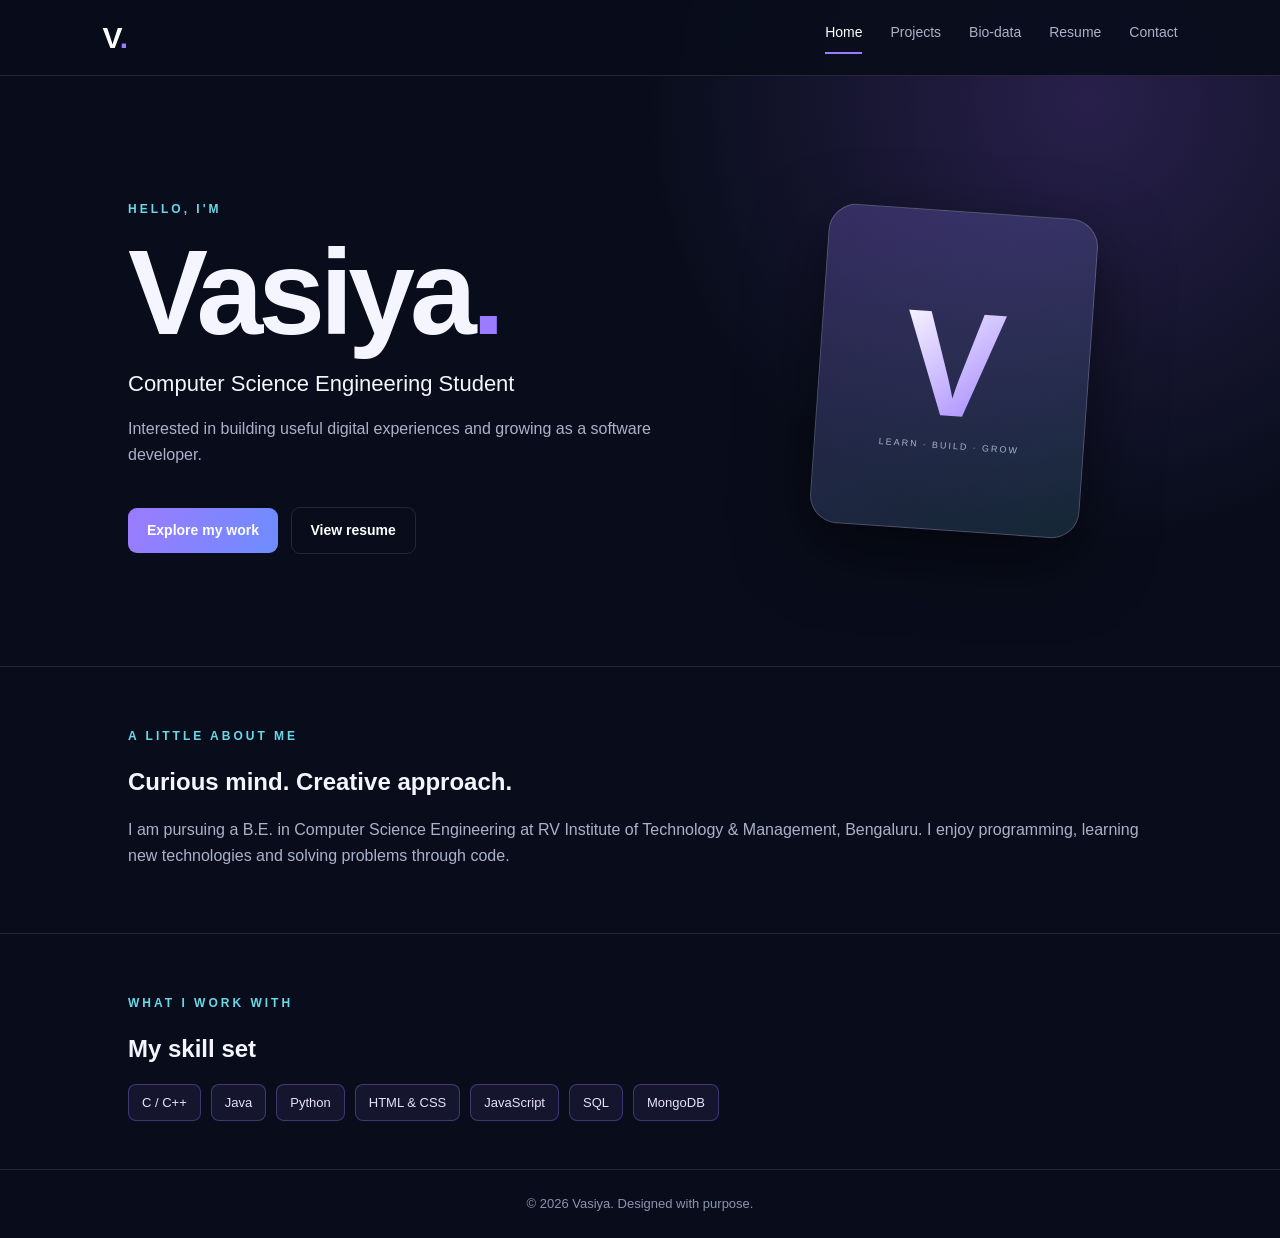
<file: index.html>
<!DOCTYPE html>
<html lang="en">
<head>
    <meta charset="UTF-8">
    <meta name="viewport" content="width=device-width, initial-scale=1.0">
    <title>Vasiya | Portfolio</title>
    <link rel="stylesheet" href="style.css">
</head>
<body>

<header>
    <a class="brand" href="index.html">V<span>.</span></a>
    <button id="menuBtn" aria-label="Toggle menu">☰</button>

    <nav id="nav">
        <a class="active" href="index.html">Home</a>
        <a href="projects.html">Projects</a>
        <a href="biodata.html">Bio-data</a>
        <a href="resume.html">Resume</a>
        <a href="contact.html">Contact</a>
    </nav>
</header>

<main>
    <section class="hero">
        <div>
            <p class="eyebrow">HELLO, I'M</p>
            <h1>Vasiya<span>.</span></h1>
            <h2>Computer Science Engineering Student</h2>
            <p class="lead">
                Interested in building useful digital experiences
                and growing as a software developer.
            </p>

            <a class="btn" href="projects.html">Explore my work</a>
            <a class="btn ghost" href="resume.html">View resume</a>
        </div>

        <div class="art">
            <div class="initial">V</div>
            <small>LEARN · BUILD · GROW</small>
        </div>
    </section>

    <section class="section">
        <p class="eyebrow">A LITTLE ABOUT ME</p>
        <h2>Curious mind. Creative approach.</h2>
        <p>
            I am pursuing a B.E. in Computer Science Engineering
            at RV Institute of Technology & Management, Bengaluru.
            I enjoy programming, learning new technologies and
            solving problems through code.
        </p>
    </section>

    <section class="section">
        <p class="eyebrow">WHAT I WORK WITH</p>
        <h2>My skill set</h2>

        <div class="chips">
            <span>C / C++</span>
            <span>Java</span>
            <span>Python</span>
            <span>HTML & CSS</span>
            <span>JavaScript</span>
            <span>SQL</span>
            <span>MongoDB</span>
        </div>
    </section>
</main>

<footer>
    © <span class="year"></span> Vasiya. Designed with purpose.
</footer>

<script src="script.js"></script>
</body>
</html>
</file>
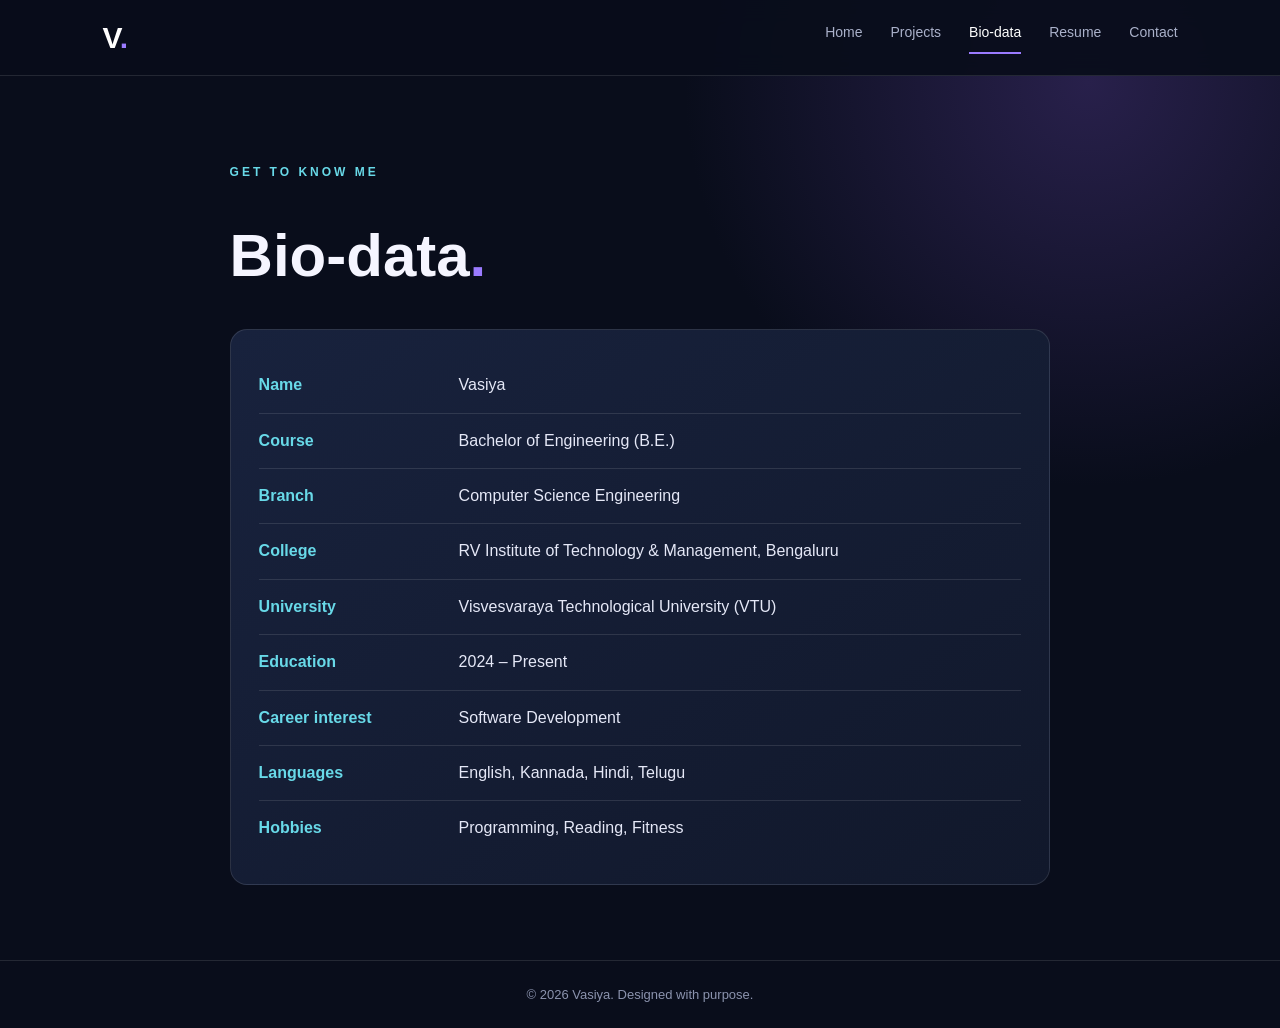
<file: biodata.html>
<!DOCTYPE html>
<html lang="en">
<head>
    <meta charset="UTF-8">
    <meta name="viewport" content="width=device-width, initial-scale=1.0">
    <title>Bio-data | Vasiya</title>
    <link rel="stylesheet" href="style.css">
</head>
<body>

<header>
    <a class="brand" href="index.html">V<span>.</span></a>
    <button id="menuBtn" aria-label="Toggle menu">☰</button>

    <nav id="nav">
        <a href="index.html">Home</a>
        <a href="projects.html">Projects</a>
        <a class="active" href="biodata.html">Bio-data</a>
        <a href="resume.html">Resume</a>
        <a href="contact.html">Contact</a>
    </nav>
</header>

<main class="page">
    <p class="eyebrow">GET TO KNOW ME</p>
    <h1>Bio-data<span>.</span></h1>

    <div class="panel">
        <div><b>Name</b><span>Vasiya</span></div>
        <div><b>Course</b><span>Bachelor of Engineering (B.E.)</span></div>
        <div><b>Branch</b><span>Computer Science Engineering</span></div>
        <div><b>College</b><span>RV Institute of Technology & Management, Bengaluru</span></div>
        <div><b>University</b><span>Visvesvaraya Technological University (VTU)</span></div>
        <div><b>Education</b><span>2024 – Present</span></div>
        <div><b>Career interest</b><span>Software Development</span></div>
        <div><b>Languages</b><span>English, Kannada, Hindi, Telugu</span></div>
        <div><b>Hobbies</b><span>Programming, Reading, Fitness</span></div>
    </div>
</main>

<footer>
    © <span class="year"></span> Vasiya. Designed with purpose.
</footer>

<script src="script.js"></script>
</body>
</html>
</file>
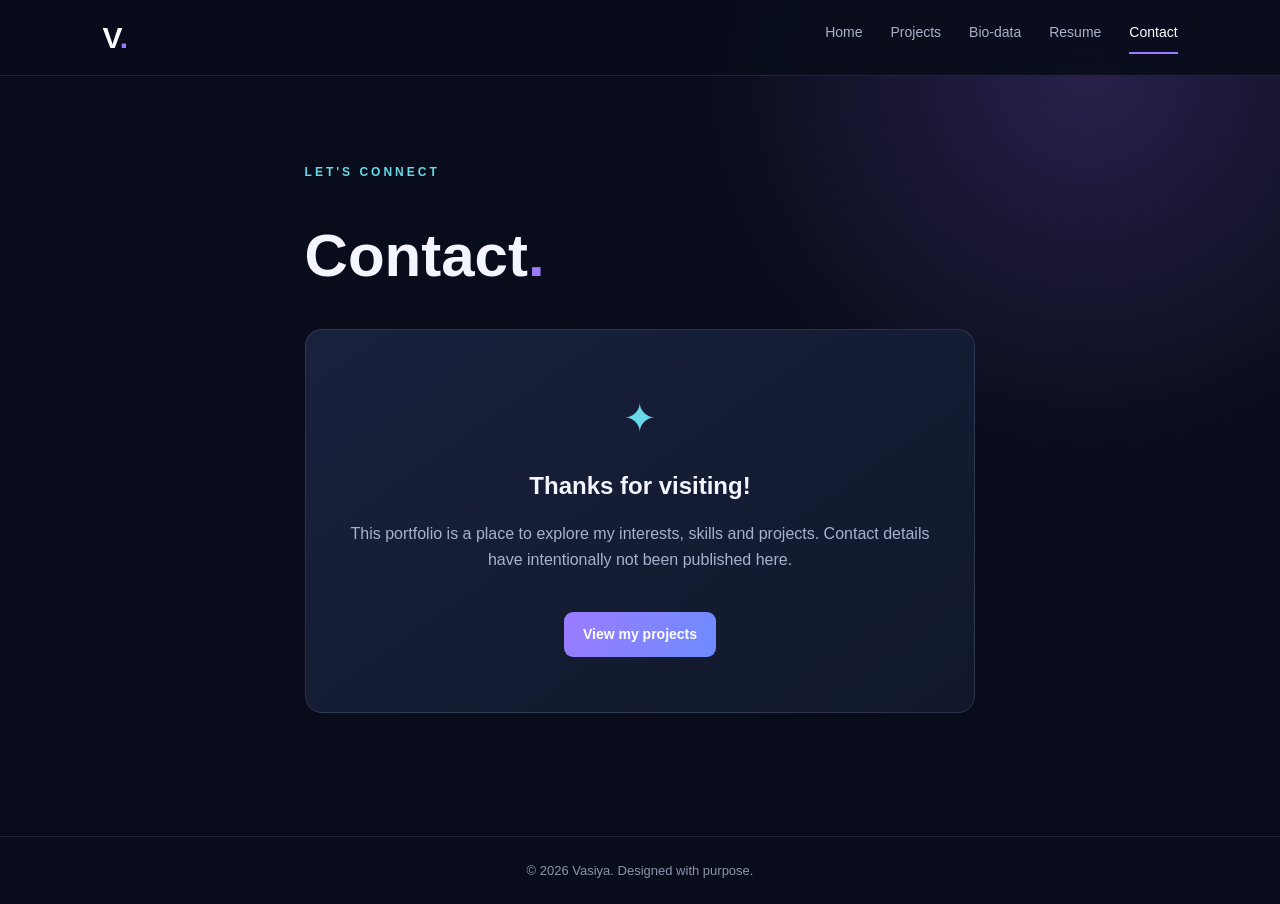
<file: contact.html>
<!DOCTYPE html>
<html lang="en">
<head>
    <meta charset="UTF-8">
    <meta name="viewport" content="width=device-width, initial-scale=1.0">
    <title>Contact | Vasiya</title>
    <link rel="stylesheet" href="style.css">
</head>
<body>

<header>
    <a class="brand" href="index.html">V<span>.</span></a>
    <button id="menuBtn" aria-label="Toggle menu">☰</button>

    <nav id="nav">
        <a href="index.html">Home</a>
        <a href="projects.html">Projects</a>
        <a href="biodata.html">Bio-data</a>
        <a href="resume.html">Resume</a>
        <a class="active" href="contact.html">Contact</a>
    </nav>
</header>

<main class="page contact">
    <p class="eyebrow">LET'S CONNECT</p>
    <h1>Contact<span>.</span></h1>

    <div class="panel centered">
        <div class="spark">✦</div>
        <h2>Thanks for visiting!</h2>

        <p class="muted">
            This portfolio is a place to explore my interests,
            skills and projects. Contact details have intentionally
            not been published here.
        </p>

        <a class="btn" href="projects.html">View my projects</a>
    </div>
</main>

<footer>
    © <span class="year"></span> Vasiya. Designed with purpose.
</footer>

<script src="script.js"></script>
</body>
</html>
</file>
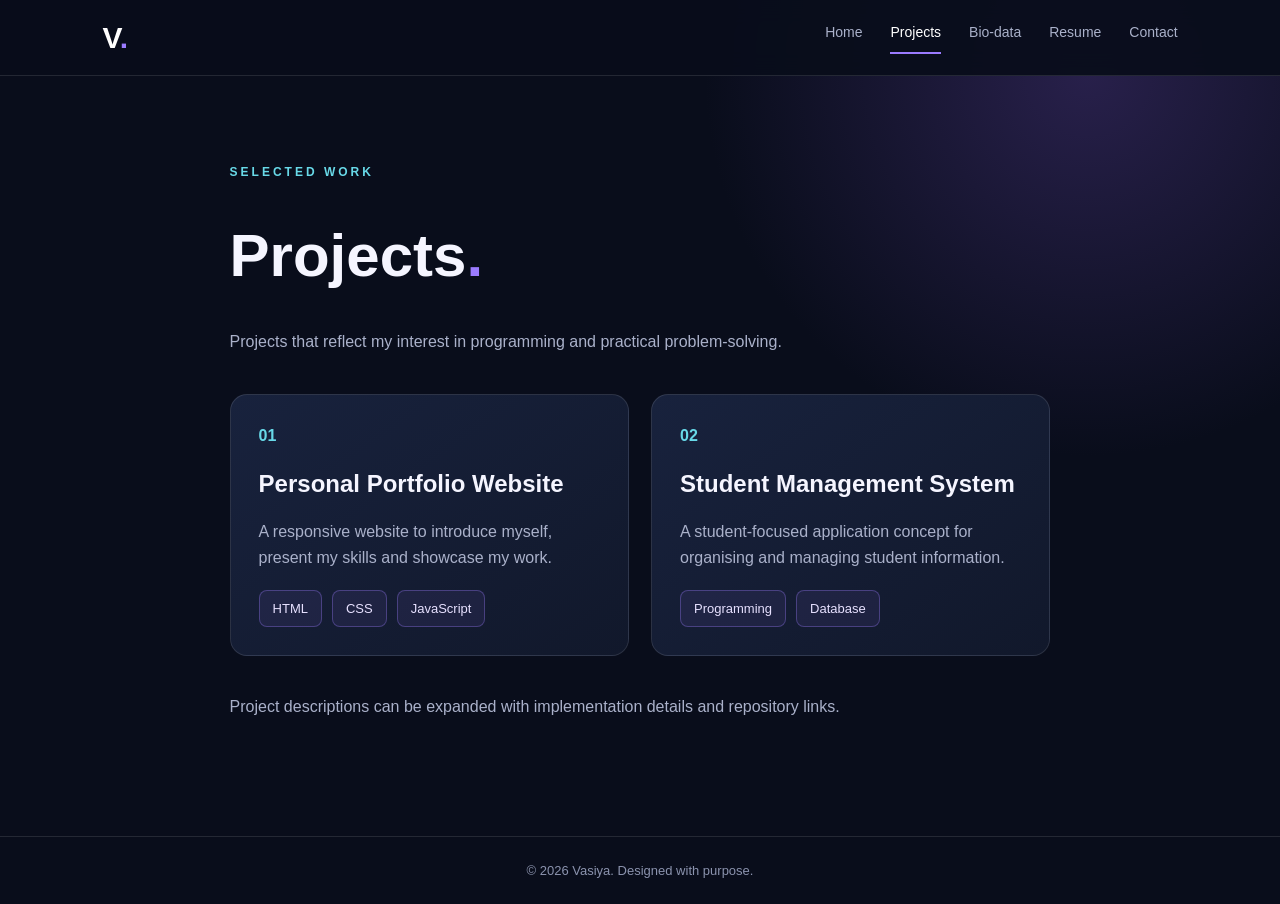
<file: projects.html>
<!DOCTYPE html>
<html lang="en">
<head>
    <meta charset="UTF-8">
    <meta name="viewport" content="width=device-width, initial-scale=1.0">
    <title>Projects | Vasiya</title>
    <link rel="stylesheet" href="style.css">
</head>
<body>

<header>
    <a class="brand" href="index.html">V<span>.</span></a>
    <button id="menuBtn" aria-label="Toggle menu">☰</button>

    <nav id="nav">
        <a href="index.html">Home</a>
        <a class="active" href="projects.html">Projects</a>
        <a href="biodata.html">Bio-data</a>
        <a href="resume.html">Resume</a>
        <a href="contact.html">Contact</a>
    </nav>
</header>

<main class="page">
    <p class="eyebrow">SELECTED WORK</p>
    <h1>Projects<span>.</span></h1>

    <p class="lead">
        Projects that reflect my interest in programming
        and practical problem-solving.
    </p>

    <div class="cards">
        <article>
            <b>01</b>
            <h2>Personal Portfolio Website</h2>
            <p>
                A responsive website to introduce myself,
                present my skills and showcase my work.
            </p>
            <div class="chips">
                <span>HTML</span>
                <span>CSS</span>
                <span>JavaScript</span>
            </div>
        </article>

        <article>
            <b>02</b>
            <h2>Student Management System</h2>
            <p>
                A student-focused application concept for
                organising and managing student information.
            </p>
            <div class="chips">
                <span>Programming</span>
                <span>Database</span>
            </div>
        </article>
    </div>

    <p class="muted">
        Project descriptions can be expanded with
        implementation details and repository links.
    </p>
</main>

<footer>
    © <span class="year"></span> Vasiya. Designed with purpose.
</footer>

<script src="script.js"></script>
</body>
</html>
</file>
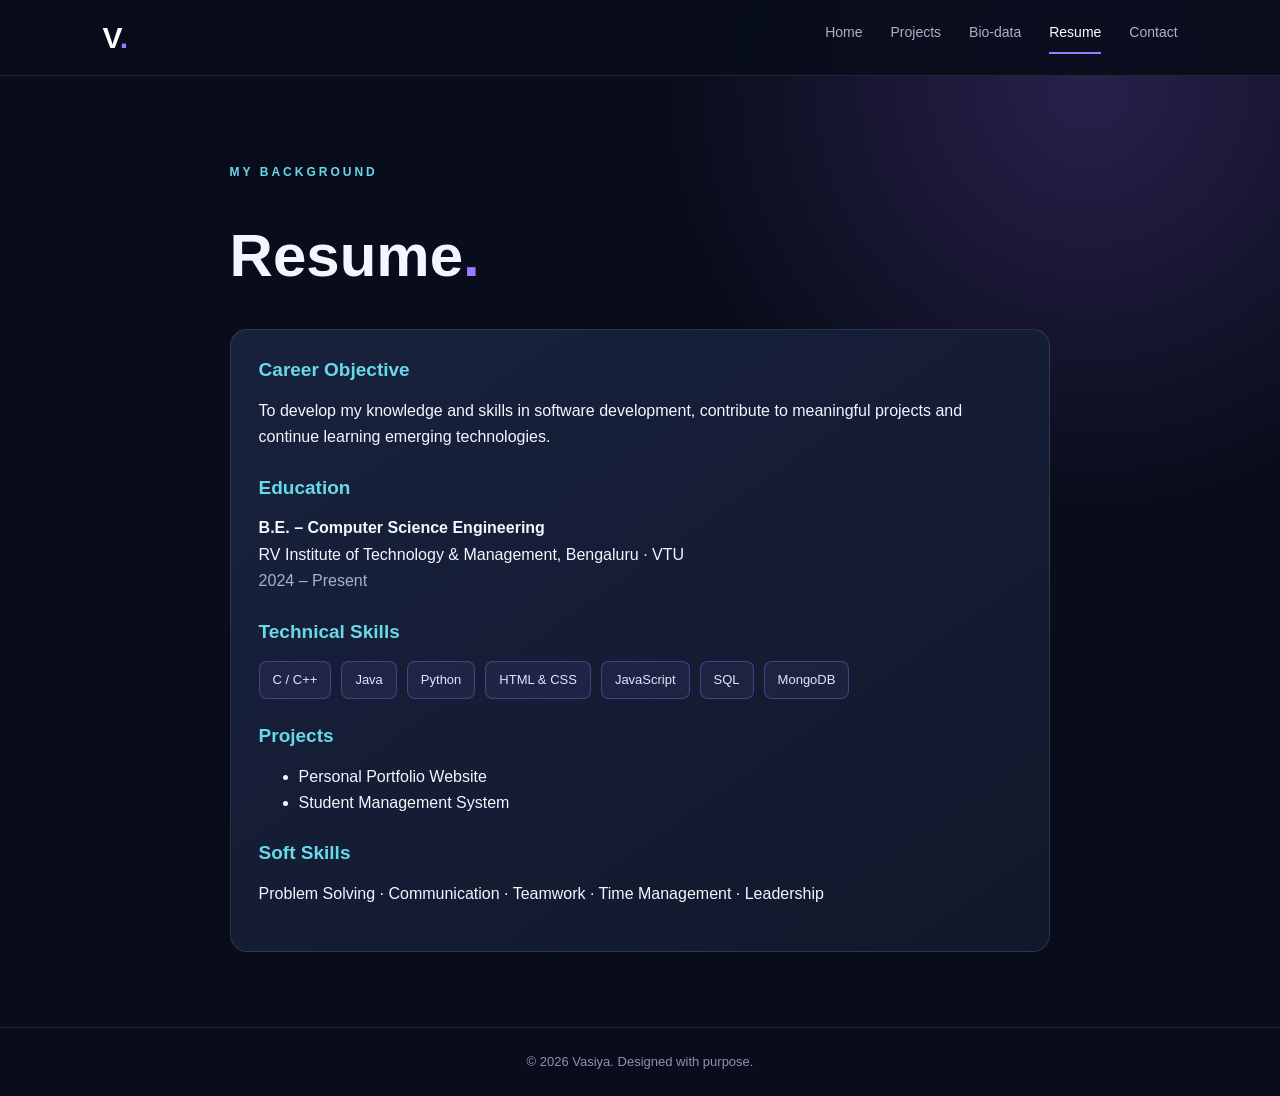
<file: resume.html>
<!DOCTYPE html>
<html lang="en">
<head>
    <meta charset="UTF-8">
    <meta name="viewport" content="width=device-width, initial-scale=1.0">
    <title>Resume | Vasiya</title>
    <link rel="stylesheet" href="style.css">
</head>
<body>

<header>
    <a class="brand" href="index.html">V<span>.</span></a>
    <button id="menuBtn" aria-label="Toggle menu">☰</button>

    <nav id="nav">
        <a href="index.html">Home</a>
        <a href="projects.html">Projects</a>
        <a href="biodata.html">Bio-data</a>
        <a class="active" href="resume.html">Resume</a>
        <a href="contact.html">Contact</a>
    </nav>
</header>

<main class="page">
    <p class="eyebrow">MY BACKGROUND</p>
    <h1>Resume<span>.</span></h1>

    <section class="resume">
        <h2>Career Objective</h2>
        <p>
            To develop my knowledge and skills in software development,
            contribute to meaningful projects and continue learning
            emerging technologies.
        </p>

        <h2>Education</h2>
        <p>
            <b>B.E. – Computer Science Engineering</b><br>
            RV Institute of Technology & Management, Bengaluru · VTU<br>
            <span class="muted">2024 – Present</span>
        </p>

        <h2>Technical Skills</h2>
        <div class="chips">
            <span>C / C++</span>
            <span>Java</span>
            <span>Python</span>
            <span>HTML & CSS</span>
            <span>JavaScript</span>
            <span>SQL</span>
            <span>MongoDB</span>
        </div>

        <h2>Projects</h2>
        <ul>
            <li>Personal Portfolio Website</li>
            <li>Student Management System</li>
        </ul>

        <h2>Soft Skills</h2>
        <p>
            Problem Solving · Communication · Teamwork ·
            Time Management · Leadership
        </p>
    </section>
</main>

<footer>
    © <span class="year"></span> Vasiya. Designed with purpose.
</footer>

<script src="script.js"></script>
</body>
</html>
</file>
<file: style.css>
:root {
    --bg: #090d1b;
    --panel: #131b31;
    --txt: #f5f5ff;
    --muted: #aab1ca;
    --purple: #9b7bff;
    --cyan: #68d9e8;
    --line: rgba(255,255,255,.11);
}

* {
    box-sizing: border-box;
}

body {
    margin: 0;
    background: radial-gradient(circle at 85% 8%, #28204b 0, transparent 28%), var(--bg);
    color: var(--txt);
    font: 16px/1.65 Inter, Segoe UI, Arial, sans-serif;
}

header {
    height: 76px;
    padding: 0 8%;
    display: flex;
    align-items: center;
    justify-content: space-between;
    border-bottom: 1px solid var(--line);
    position: sticky;
    top: 0;
    background: #090d1bef;
    backdrop-filter: blur(12px);
    z-index: 5;
}

.brand {
    font-size: 30px;
    font-weight: 900;
    text-decoration: none;
    color: white;
}

.brand span,
h1 span {
    color: var(--purple);
}

nav {
    display: flex;
    gap: 28px;
}

nav a {
    color: var(--muted);
    text-decoration: none;
    font-size: 14px;
}

nav a:hover,
nav a.active {
    color: white;
}

nav a.active {
    border-bottom: 2px solid var(--purple);
    padding-bottom: 7px;
}

#menuBtn {
    display: none;
    background: none;
    border: 0;
    color: white;
    font-size: 24px;
}

.hero {
    min-height: 590px;
    padding: 85px 10%;
    display: grid;
    grid-template-columns: 1.2fr .8fr;
    align-items: center;
    gap: 35px;
}

.eyebrow {
    color: var(--cyan);
    font-size: 12px;
    letter-spacing: 3px;
    font-weight: 800;
}

.hero h1 {
    font-size: clamp(65px, 10vw, 120px);
    line-height: 1;
    margin: 12px 0;
    letter-spacing: -5px;
}

.hero h2 {
    font-size: 22px;
    font-weight: 500;
}

.lead {
    color: var(--muted);
    max-width: 600px;
}

.btn {
    display: inline-block;
    margin-top: 22px;
    padding: 11px 19px;
    border-radius: 9px;
    background: linear-gradient(110deg, var(--purple), #6e8cff);
    color: white;
    text-decoration: none;
    font-weight: 700;
    font-size: 14px;
}

.btn.ghost {
    background: transparent;
    border: 1px solid var(--line);
    margin-left: 8px;
}

.art {
    height: 320px;
    width: 270px;
    margin: auto;
    border: 1px solid #ffffff30;
    border-radius: 28px;
    background: linear-gradient(145deg, #9b7bff40, #68d9e820);
    box-shadow: 0 25px 70px #0008;
    display: flex;
    flex-direction: column;
    align-items: center;
    justify-content: center;
    transform: rotate(4deg);
}

.initial {
    font-size: 150px;
    font-weight: 900;
    line-height: 1;
    background: linear-gradient(140deg, white, var(--purple));
    background-clip: text;
    color: transparent;
}

.art small {
    color: var(--muted);
    letter-spacing: 2px;
    font-size: 9px;
}

.section {
    padding: 48px 10%;
    border-top: 1px solid var(--line);
}

h2 {
    line-height: 1.25;
}

.section p:not(.eyebrow),
.muted {
    color: var(--muted);
}

.chips {
    display: flex;
    flex-wrap: wrap;
    gap: 10px;
    margin-top: 18px;
}

.chips span {
    padding: 7px 13px;
    border: 1px solid #9b7bff55;
    background: #9b7bff15;
    border-radius: 8px;
    color: #e7e1ff;
    font-size: 13px;
}

.page {
    max-width: 1000px;
    margin: auto;
    padding: 75px 7%;
    min-height: calc(100vh - 140px);
}

.page h1 {
    font-size: clamp(42px, 6vw, 60px);
    line-height: 1.1;
}

.cards {
    display: grid;
    grid-template-columns: 1fr 1fr;
    gap: 22px;
    margin: 38px 0;
}

.cards article,
.panel,
.resume {
    background: linear-gradient(145deg, #18223d, #11182b);
    border: 1px solid var(--line);
    border-radius: 17px;
    padding: 28px;
}

.cards article > b,
.panel b,
.resume h2 {
    color: var(--cyan);
}

.cards p {
    color: var(--muted);
}

.panel {
    margin-top: 35px;
}

.panel > div:not(.spark) {
    display: grid;
    grid-template-columns: 180px 1fr;
    gap: 20px;
    padding: 14px 0;
    border-bottom: 1px solid var(--line);
}

.panel > div:last-child {
    border: 0;
}

.panel span {
    color: #e5e8f7;
}

.resume {
    margin-top: 30px;
}

.resume h2 {
    font-size: 19px;
    margin-top: 25px;
}

.resume h2:first-child {
    margin-top: 0;
}

.contact {
    max-width: 850px;
}

.centered {
    text-align: center;
    padding: 55px 30px;
}

.spark {
    font-size: 40px;
    color: var(--cyan);
}

footer {
    text-align: center;
    padding: 23px;
    border-top: 1px solid var(--line);
    color: #8b93ae;
    font-size: 13px;
}

@media (max-width: 720px) {
    header {
        padding: 0 6%;
        height: 68px;
    }

    #menuBtn {
        display: block;
    }

    nav {
        display: none;
        position: absolute;
        top: 68px;
        left: 0;
        right: 0;
        background: #0d1427;
        padding: 18px 6%;
        flex-direction: column;
        gap: 16px;
        border-bottom: 1px solid var(--line);
    }

    nav.open {
        display: flex;
    }

    nav a.active {
        border: 0;
    }

    .hero {
        padding: 60px 7%;
        grid-template-columns: 1fr;
    }

    .art {
        height: 250px;
        width: 215px;
        order: -1;
    }

    .initial {
        font-size: 115px;
    }

    .hero h1 {
        font-size: 72px;
    }

    .section {
        padding: 40px 7%;
    }

    .page {
        padding: 55px 7%;
    }

    .cards {
        grid-template-columns: 1fr;
    }

    .panel > div:not(.spark) {
        grid-template-columns: 1fr;
        gap: 2px;
    }
}
</file>
